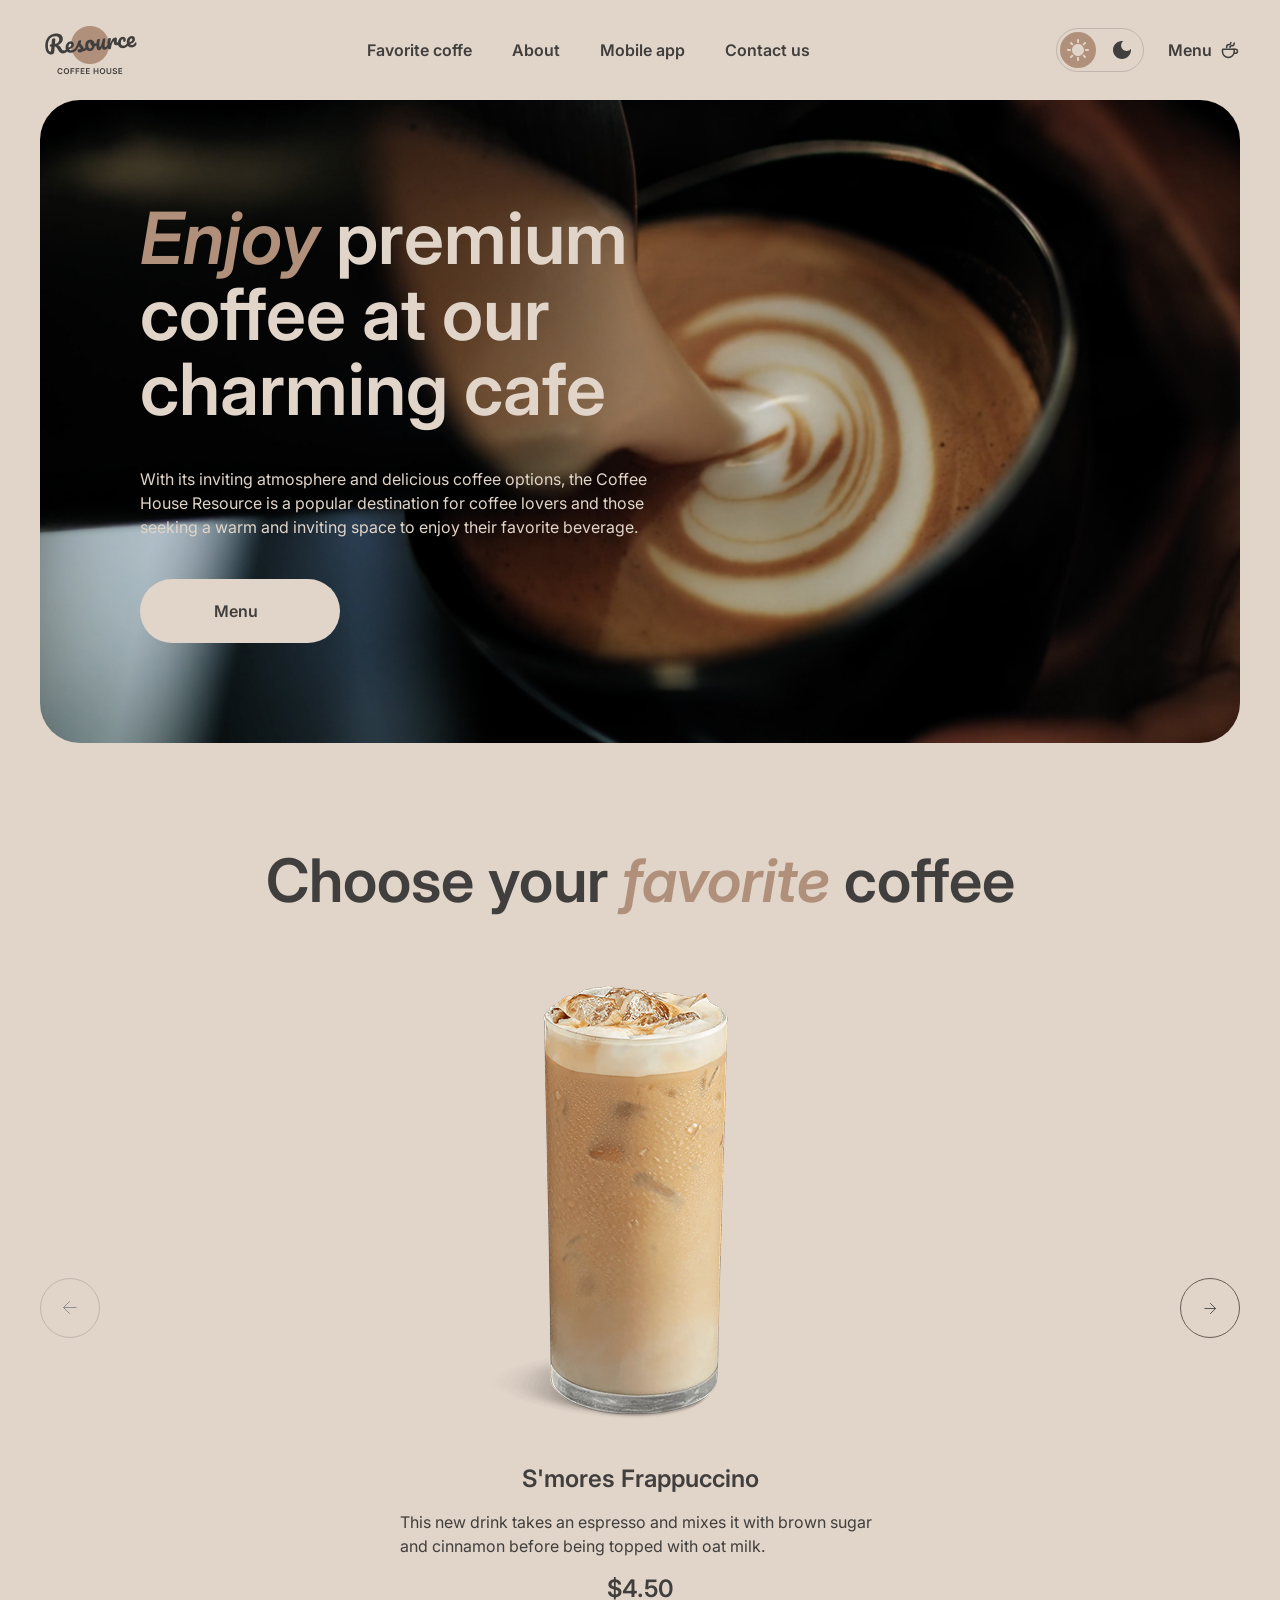
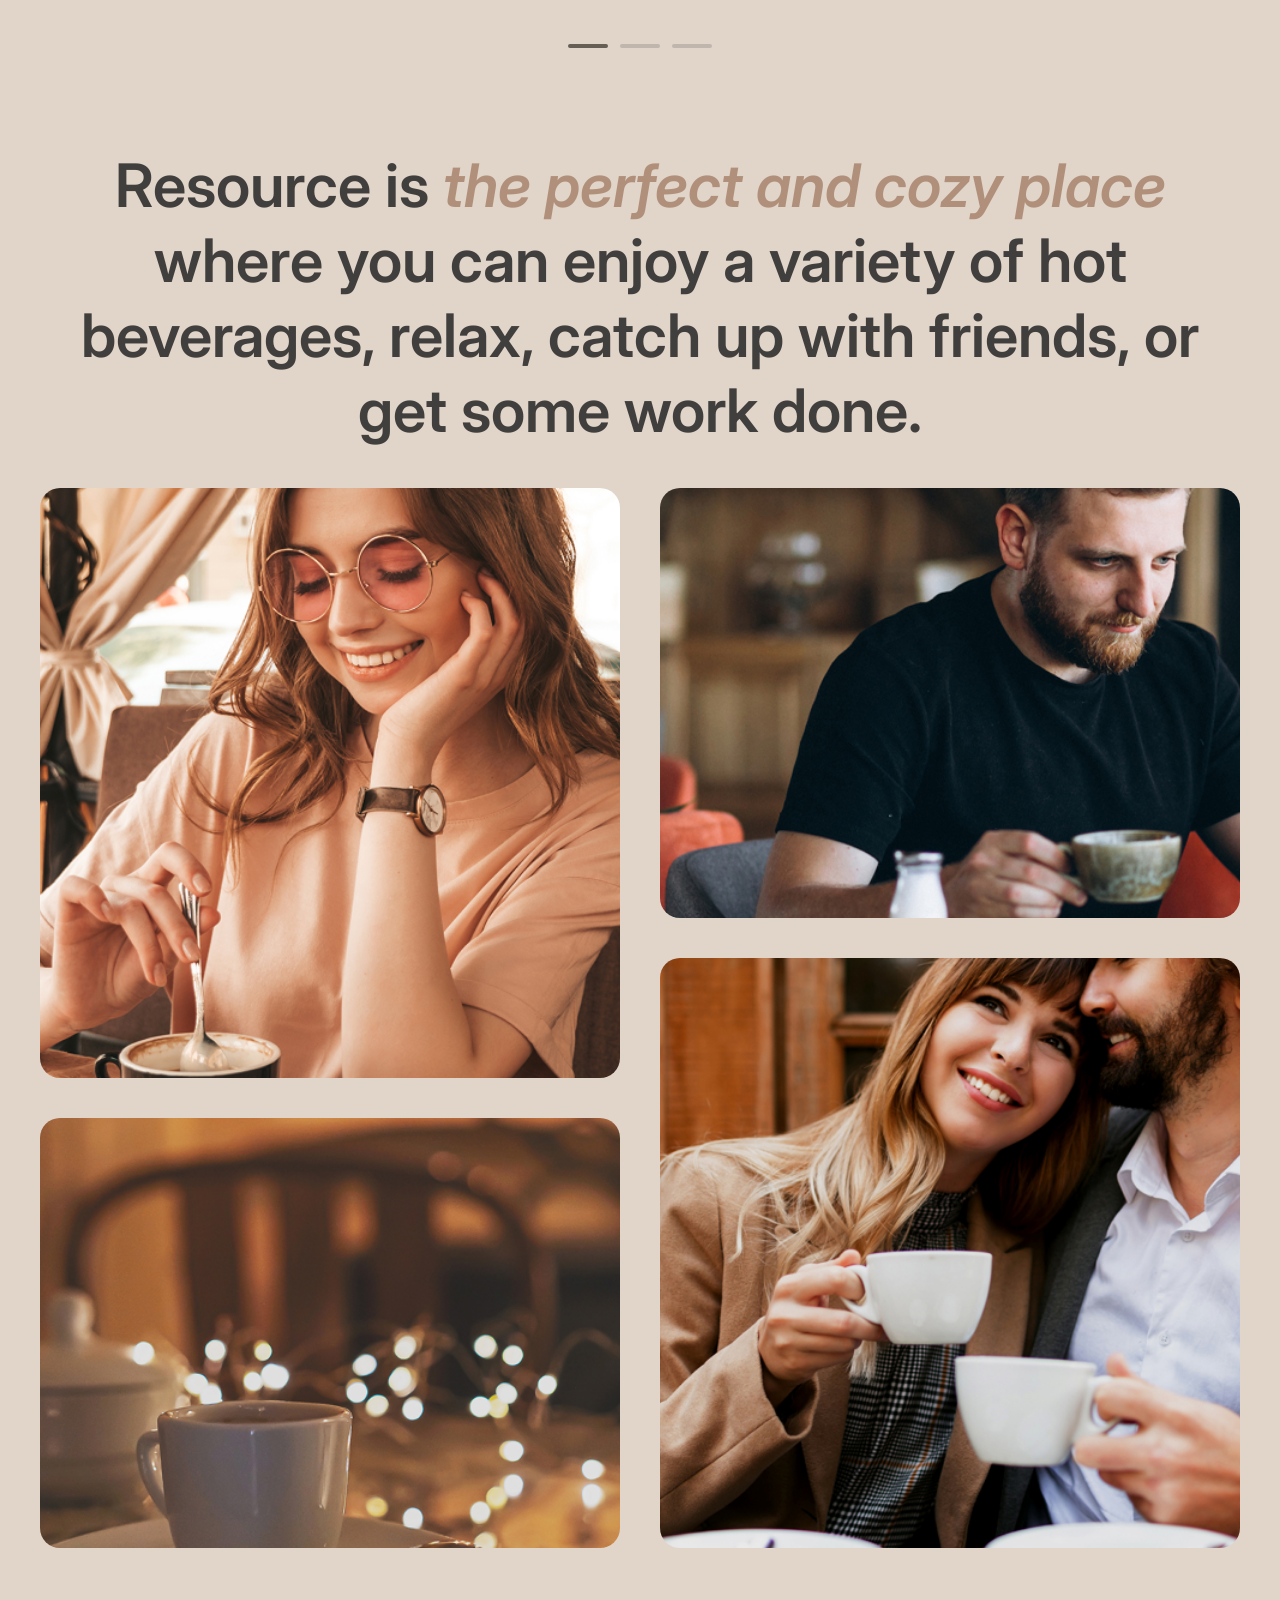
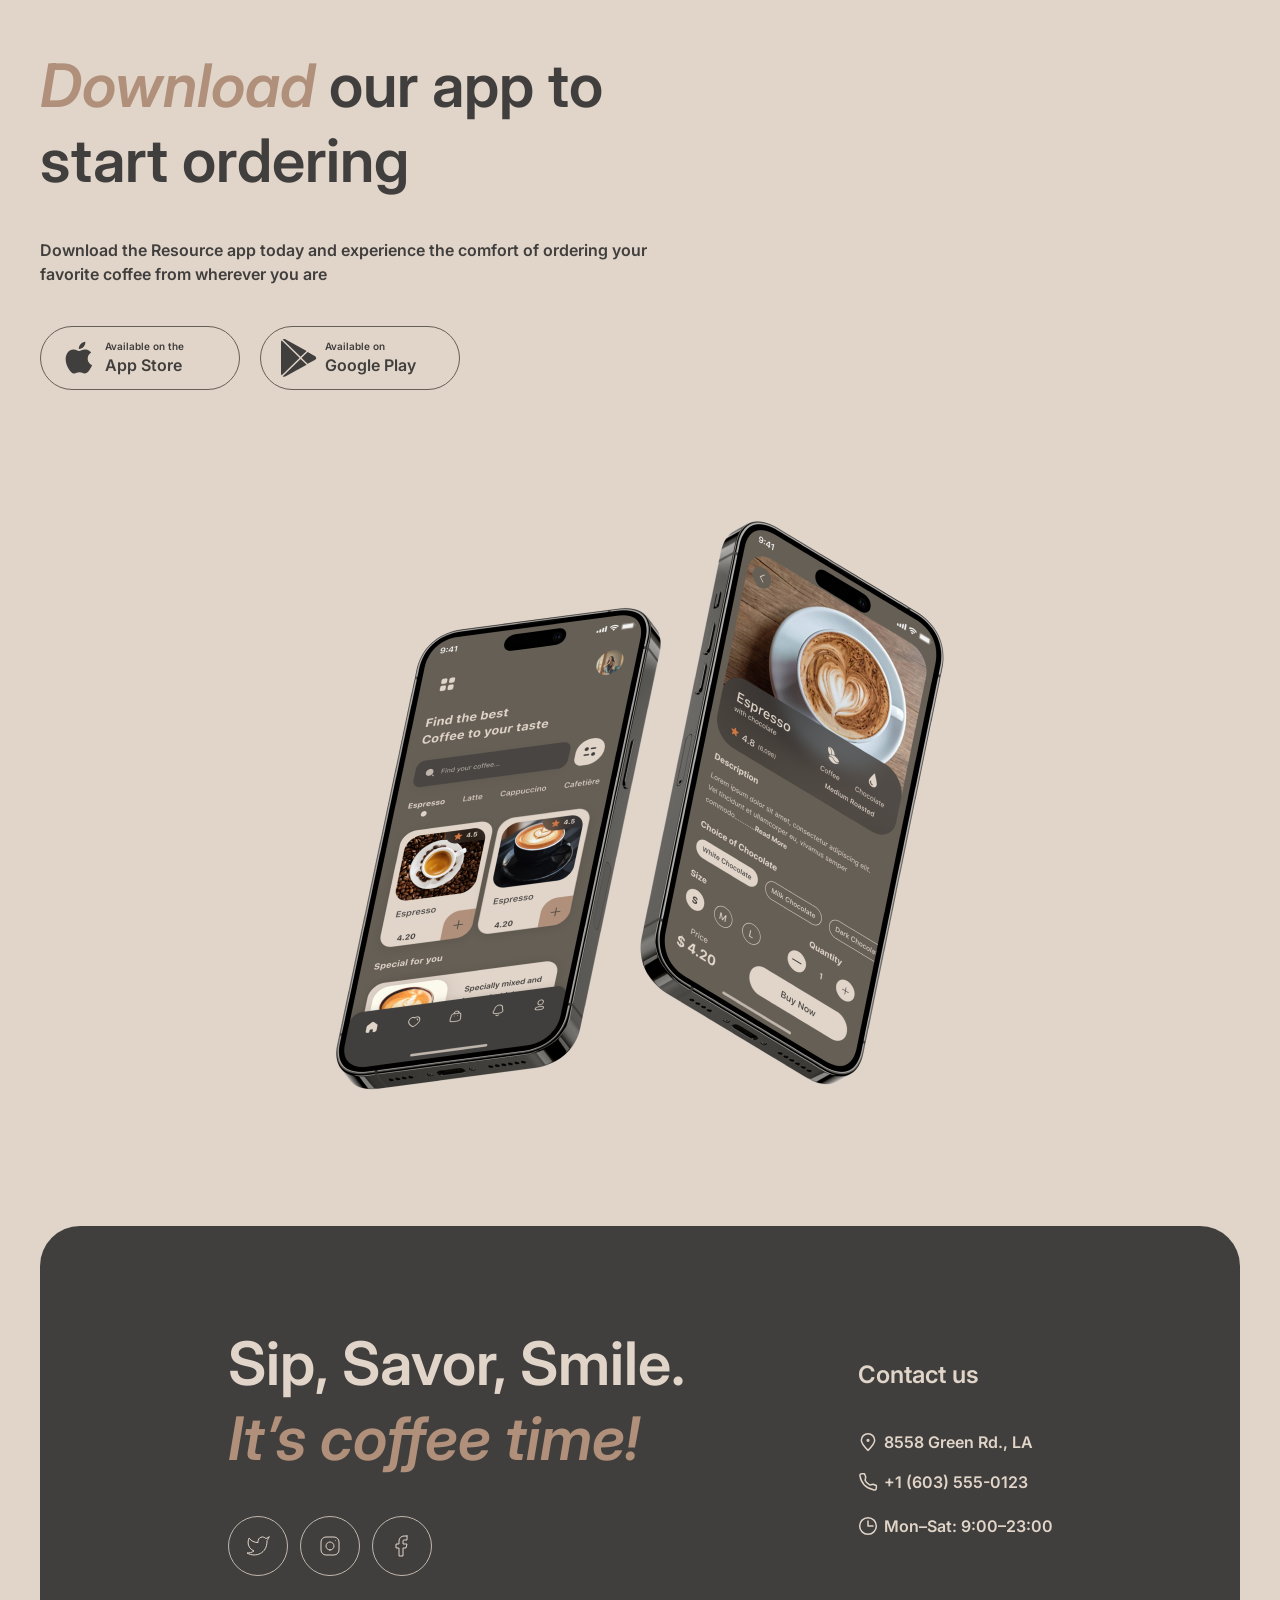
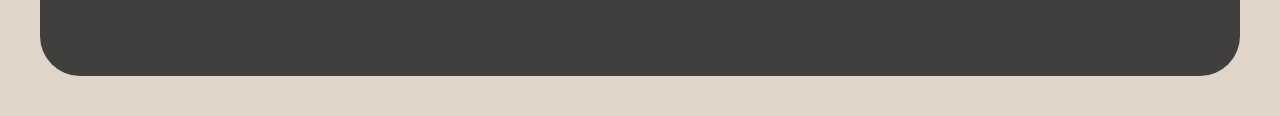
<file: index.html>
<!doctype html>
<html lang="en">
  <head>
    <meta charset="UTF-8" />
    <meta name="viewport" content="width=device-width, initial-scale=1.0" />
    <meta
      name="description"
      content="Coffee House is a cozy place to enjoy freshly brewed coffee and delicious deserts. Explore our menu and find your perfect coffee."
    />
    <link rel="preconnect" href="https://fonts.googleapis.com" />
    <link rel="preconnect" href="https://fonts.gstatic.com" crossorigin />
    <link
      href="https://fonts.googleapis.com/css2?family=Inter:ital,opsz,wght@0,14..32,100..900;1,14..32,100..900&display=swap"
      rel="stylesheet"
    />
    <link rel="stylesheet" href="css/style.css" />
    <link rel="shortcut icon" href="./assets/favicon.png" type="image/x-icon" />
    <title>Coffee House Menu</title>
  </head>
  <body class="light">
    <header class="header">
      <div class="container">
        <nav class="header__nav">
          <a
            href="index.html"
            class="header__logo"
            aria-label="Resource Coffee House Logo"
          ></a>
          <div class="header__menu" id="header-menu">
            <ul class="header__list">
              <li class="header__list-item">
                <a href="#favorite" class="header__link">Favorite coffe</a>
              </li>
              <li class="header__list-item">
                <a href="#about" class="header__link">About</a>
              </li>
              <li class="header__list-item">
                <a href="#app" class="header__link">Mobile app</a>
              </li>
              <li class="header__list-item">
                <a href="#contacts" class="header__link">Contact us</a>
              </li>
            </ul>
            <a href="menu.html" class="header__menu-btn" id="catalog-link">
              Menu
            </a>
          </div>
          <div class="header__toggle" id="theme-switch">
            <button
              class="header__toggle-btn header__toggle-light header__toggle_active"
              id="light"
              aria-label="Light theme"
            ></button>
            <button
              class="header__toggle-btn header__toggle-dark"
              id="dark"
              aria-label="Dark theme"
            ></button>
          </div>
          <button class="header__burger" id="burger-btn" aria-label="Open menu">
            <span class="header__burger-line"></span>
            <span class="header__burger-line"></span>
          </button>
        </nav>
      </div>
    </header>

    <main>
      <section class="hero">
        <div class="container">
          <div class="hero__container">
            <div class="hero__content">
              <h1 class="hero__title">
                <span class="text_accent">Enjoy</span>
                premium coffee at our charming cafe
              </h1>
              <p class="hero__text">
                With its inviting atmosphere and delicious coffee options, the
                Coffee House Resource is a popular destination for coffee lovers
                and those seeking a warm and inviting space to enjoy their
                favorite beverage.
              </p>
              <a href="menu.html" class="hero__btn">Menu</a>
            </div>
          </div>
        </div>
      </section>

      <section class="choose" id="favorite">
        <div class="container">
          <div class="choose__content">
            <h2 class="section__title">
              Choose your
              <span class="text_accent">favorite</span>
              coffee
            </h2>
            <div class="choose__slider slider" id="slider">
              <div class="slider__wrapper">
                <ul class="slider__list"></ul>
                <div class="slider__controls">
                  <button
                    class="slider__controls-item slider__controls-item_active"
                    aria-label="Slide button"
                    data-count="0"
                  >
                    <span></span>
                  </button>
                  <button
                    class="slider__controls-item"
                    aria-label="Slide button"
                    data-count="1"
                  >
                    <span></span>
                  </button>
                  <button
                    class="slider__controls-item"
                    aria-label="Slide button"
                    data-count="2"
                  >
                    <span></span>
                  </button>
                </div>
              </div>
              <div class="slider__buttons" id="slider-btn">
                <button
                  class="slider__btn"
                  aria-label="Prev slide"
                  id="prev-slide-btn"
                ></button>
                <button
                  class="slider__btn"
                  aria-label="Next slide"
                  id="next-slide-btn"
                ></button>
              </div>
            </div>
          </div>
        </div>
      </section>

      <section class="about" id="about">
        <div class="container">
          <h2 class="section__title about__title">
            Resource is
            <span class="text_accent">the perfect and cozy place</span>
            where you can enjoy a variety of hot beverages, relax, catch up with
            friends, or get some work done.
          </h2>
          <ul class="about__gallery">
            <li class="about__gallery-item">
              <img
                src="./assets/images/about/about-1.png"
                alt="Woman with capuccino cup"
                class="about__gallery-img"
              />
            </li>
            <li class="about__gallery-item">
              <img
                src="./assets/images/about/about-2.png"
                alt="coffee cup and lights on background"
                class="about__gallery-img"
              />
            </li>
            <li class="about__gallery-item">
              <img
                src="./assets/images/about/about-3.png"
                alt="Man with a coffee cup"
                class="about__gallery-img"
              />
            </li>
            <li class="about__gallery-item">
              <img
                src="./assets/images/about/about-4.png"
                alt="Couple with tea cups"
                class="about__gallery-img"
              />
            </li>
          </ul>
        </div>
      </section>

      <section class="download" id="app">
        <div class="container">
          <div class="download__container">
            <div class="download__content">
              <h2 class="section__title download__title">
                <span class="text_accent">Download</span>
                our app to start ordering
              </h2>
              <p class="download__text">
                Download the Resource app today and experience the comfort of
                ordering your favorite coffee from wherever you are
              </p>
              <div class="download__buttons">
                <a
                  href="https://www.apple.com/"
                  target="_blank"
                  class="download__btn download__btn_mac"
                  rel="noopener noreferrer"
                >
                  Available on the
                  <span class="download__btn-title">App Store</span>
                </a>
                <a
                  href="https://play.google.com/store"
                  target="_blank"
                  class="download__btn download__btn_google"
                  rel="noopener noreferrer"
                >
                  Available on
                  <span class="download__btn-title">Google Play</span>
                </a>
              </div>
            </div>
            <div class="download__img-wrapper">
              <img
                src="./assets/download-bg.png"
                alt="Two mobile screens with Coffee House App open"
                class="download__img"
              />
            </div>
          </div>
        </div>
      </section>
    </main>

    <footer class="footer" id="contacts">
      <div class="container">
        <div class="footer__content">
          <div class="footer__item">
            <h2 class="footer__title">
              Sip, Savor, Smile.
              <span class="text_accent">It’s coffee time!</span>
            </h2>
            <ul class="footer__social">
              <li class="footer__social-item">
                <a
                  href="https://x.com/"
                  target="_blank"
                  class="footer__social-link"
                  aria-label="Twitter"
                ></a>
              </li>
              <li class="footer__social-item">
                <a
                  href="https://www.instagram.com/"
                  target="_blank"
                  class="footer__social-link"
                  aria-label="Instagram"
                ></a>
              </li>
              <li class="footer__social-item">
                <a
                  href="https://www.facebook.com/"
                  target="_blank"
                  class="footer__social-link"
                  aria-label="Facebook"
                ></a>
              </li>
            </ul>
          </div>
          <div class="footer__item">
            <h3 class="footer__contact-title">Contact us</h3>
            <ul class="footer__contacts-list">
              <li class="footer__contacts-item">
                <a
                  href="https://maps.app.goo.gl/tWDYdVg9bTQP6V7FA"
                  target="_blank"
                  class="footer__contacts-link"
                >
                  8558 Green Rd., LA
                </a>
              </li>
              <li class="footer__contacts-item">
                <a href="tel:+16035550123" class="footer__contacts-link">
                  +1 (603) 555-0123
                </a>
              </li>
              <li class="footer__contacts-item">
                <p class="footer__contacts-link">Mon–Sat: 9:00–23:00</p>
              </li>
            </ul>
          </div>
        </div>
      </div>
    </footer>

    <script type="module" src="./js/script.js"></script>
  </body>
</html>
</file>
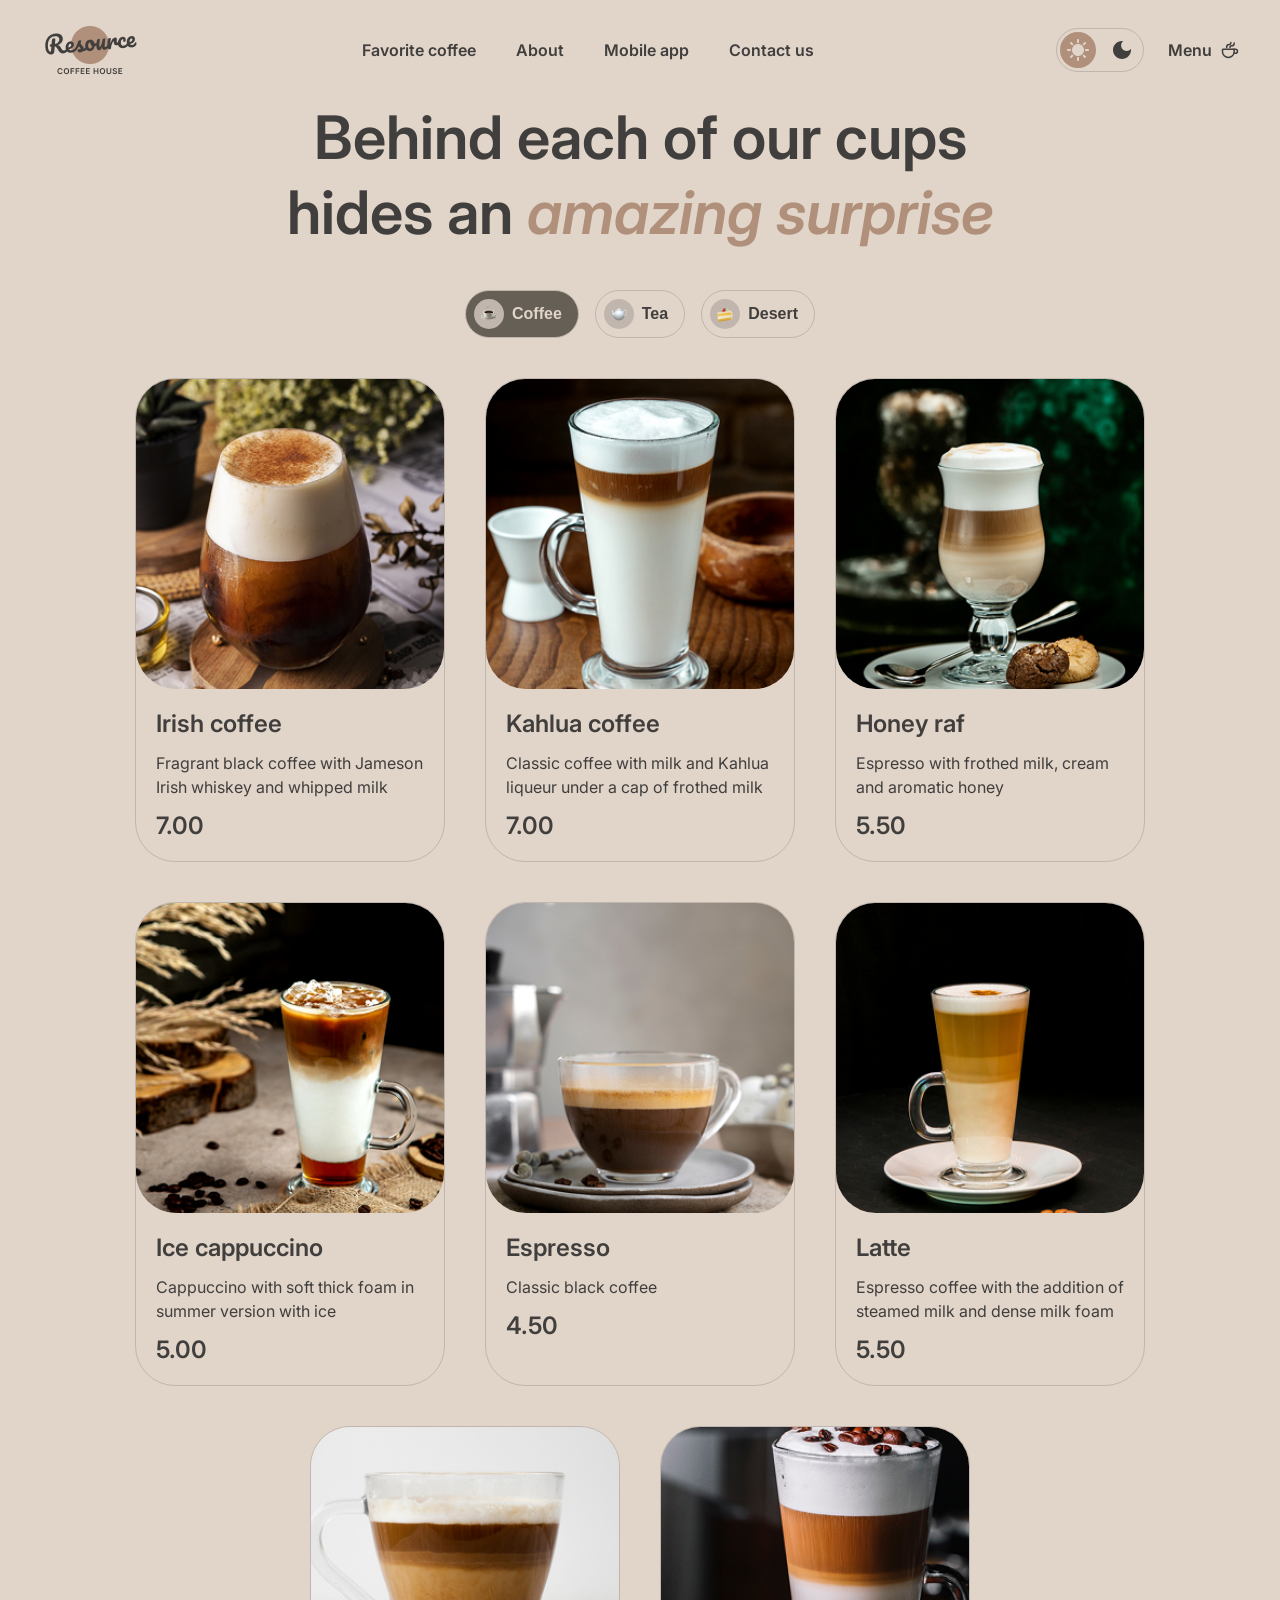
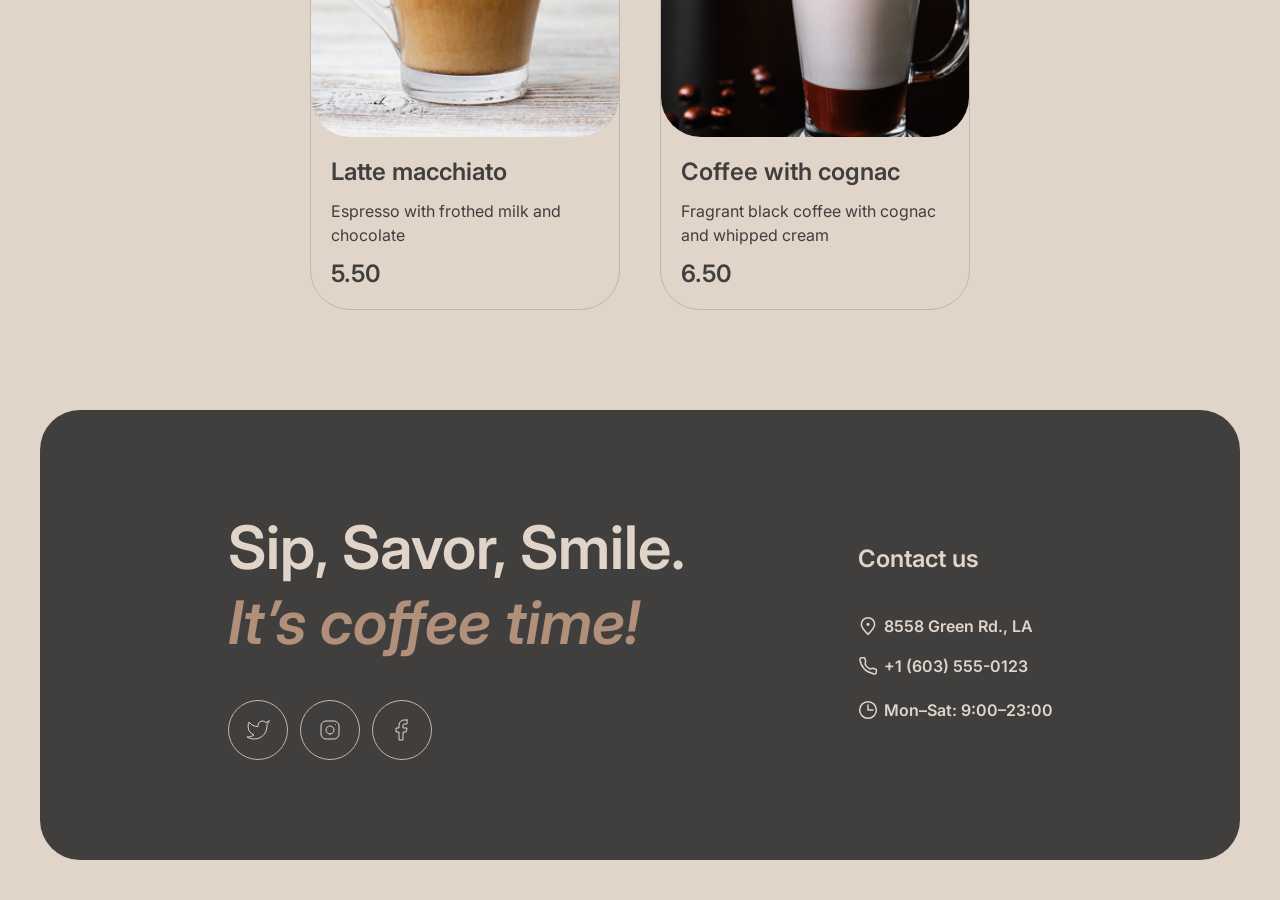
<file: menu.html>
<!doctype html>
<html lang="en">
  <head>
    <meta charset="UTF-8" />
    <meta name="viewport" content="width=device-width, initial-scale=1.0" />
    <meta
      name="description"
      content="Coffee House is a cozy place to enjoy freshly brewed coffee and delicious deserts. Explore our menu and find your perfect coffee."
    />
    <link rel="preconnect" href="https://fonts.googleapis.com" />
    <link rel="preconnect" href="https://fonts.gstatic.com" crossorigin />
    <link
      href="https://fonts.googleapis.com/css2?family=Inter:ital,opsz,wght@0,14..32,100..900;1,14..32,100..900&display=swap"
      rel="stylesheet"
    />
    <link rel="stylesheet" href="css/style.css" />
    <link rel="shortcut icon" href="./assets/favicon.png" type="image/x-icon" />
    <title>Coffee House Menu</title>
  </head>
  <body class="light">
    <header class="header">
      <div class="container">
        <nav class="header__nav">
          <a
            href="index.html"
            class="header__logo"
            aria-label="Resource Coffee House Logo"
          ></a>
          <div class="header__menu" id="header-menu">
            <ul class="header__list">
              <li class="header__list-item">
                <a href="index.html#favorite" class="header__link">
                  Favorite coffee
                </a>
              </li>
              <li class="header__list-item">
                <a href="index.html#about" class="header__link">About</a>
              </li>
              <li class="header__list-item">
                <a href="index.html#app" class="header__link">Mobile app</a>
              </li>
              <li class="header__list-item">
                <a href="#contacts" class="header__link">Contact us</a>
              </li>
            </ul>
            <a href="menu.html" class="header__menu-btn" id="catalog-link">
              Menu
            </a>
          </div>
          <div class="header__toggle" id="theme-switch">
            <button
              class="header__toggle-btn header__toggle-light header__toggle_active"
              id="light"
              aria-label="Light theme"
            ></button>
            <button
              class="header__toggle-btn header__toggle-dark"
              id="dark"
              aria-label="Dark theme"
            ></button>
          </div>
          <button class="header__burger" id="burger-btn" aria-label="Open menu">
            <span class="header__burger-line"></span>
            <span class="header__burger-line"></span>
          </button>
        </nav>
      </div>
    </header>

    <main>
      <section class="tabs">
        <div class="container">
          <div class="tabs__container">
            <div class="tabs__content">
              <h1 class="section__title tabs__title">
                Behind each of our cups hides an
                <span class="text_accent">amazing surprise</span>
              </h1>
              <div class="tabs__buttons" id="tabs-btn-wrapper">
                <button
                  class="tabs__btn tabs__btn_active"
                  id="coffee-btn"
                  data-tab="coffee"
                >
                  <span class="tabs__btn-label"></span>
                  Coffee
                </button>
                <button class="tabs__btn" id="tea-btn" data-tab="tea">
                  <span class="tabs__btn-label"></span>
                  Tea
                </button>
                <button class="tabs__btn" id="desert-btn" data-tab="desert">
                  <span class="tabs__btn-label"></span>
                  Desert
                </button>
              </div>
            </div>
          </div>
          <div class="tabs__wrapper" id="tabs-wrapper">
            <ul class="tabs__list tabs__list_active" id="coffee-tab"></ul>
            <ul class="tabs__list" id="tea-tab"></ul>
            <ul class="tabs__list" id="desert-tab"></ul>
            <button
              class="tabs__refresh-btn"
              id="refresh-btn"
              aria-label="Refresh current tab"
            ></button>
          </div>
        </div>
      </section>
    </main>

    <footer class="footer" id="contacts">
      <div class="container">
        <div class="footer__content">
          <div class="footer__item">
            <h2 class="footer__title">
              Sip, Savor, Smile.
              <span class="text_accent">It’s coffee time!</span>
            </h2>
            <ul class="footer__social">
              <li class="footer__social-item">
                <a
                  href="https://x.com/"
                  target="_blank"
                  class="footer__social-link"
                  aria-label="Twitter"
                ></a>
              </li>
              <li class="footer__social-item">
                <a
                  href="https://www.instagram.com/"
                  target="_blank"
                  class="footer__social-link"
                  aria-label="Instagram"
                ></a>
              </li>
              <li class="footer__social-item">
                <a
                  href="https://www.facebook.com/"
                  target="_blank"
                  class="footer__social-link"
                  aria-label="Facebook"
                ></a>
              </li>
            </ul>
          </div>
          <div class="footer__item">
            <h3 class="footer__contact-title">Contact us</h3>
            <ul class="footer__contacts-list">
              <li class="footer__contacts-item">
                <a
                  href="https://maps.app.goo.gl/tWDYdVg9bTQP6V7FA"
                  target="_blank"
                  class="footer__contacts-link"
                >
                  8558 Green Rd., LA
                </a>
              </li>
              <li class="footer__contacts-item">
                <a href="tel:+16035550123" class="footer__contacts-link">
                  +1 (603) 555-0123
                </a>
              </li>
              <li class="footer__contacts-item">
                <p class="footer__contacts-link">Mon–Sat: 9:00–23:00</p>
              </li>
            </ul>
          </div>
        </div>
      </div>
    </footer>

    <script type="module" src="./js/script.js"></script>
  </body>
</html>
</file>
<file: css/style.css>
:root {
  --light-bg-color: #e1d4c9;
  --dark-bg-color: #292826;
  --light-text-color: #403f3d;
  --dark-text-color: #e1d4c9;
  --text-inverse-color: #e1d4c9;
  --light-border-color: #665f55;
  --dark-border-color: #c1b6ad;
  --light-hover-color: #665f55;
  --dark-hover-color: #403f3d;
  --light-footer-bg: #665f55;
  --dark-footer-bg: #403f3d;
}

* {
  padding: 0;
  margin: 0;
  border: none;
  color: inherit;
  text-decoration: none;
  list-style-type: none;
  box-sizing: border-box;
}

html {
  scroll-behavior: smooth;
}

body {
  --bg-color: var(--light-bg-color);
  --text-color: var(--light-text-color);
  --border-color: var(--light-border-color);
  --hover-color: var(--light-hover-color);
  --footer-bg: var(--light-footer-bg);
  font-family: 'Inter', sans-serif;
  font-weight: 600;
  font-size: 16px;
  line-height: 150%;
  letter-spacing: 0%;
}

.overflow-none {
  overflow-y: hidden;
}

body.light {
  color: var(--light-text-color);
  background: var(--light-bg-color);
  border-color: var(--light-border-color);
}

body.dark {
  --text-color: var(--dark-text-color);
  --bg-color: var(--dark-bg-color);
  --border-color: var(--dark-border-color);
  --hover-color: var(--dark-hover-color);
  --footer-bg: var(--dark-footer-bg);
  color: var(--dark-text-color);
  background-color: var(--dark-bg-color);
  border-color: var(--dark-border-color);
}

button {
  cursor: pointer;
  transition: 0.4s ease-in;
}

.container {
  width: 100%;
  max-width: 1440px;
  padding: 0 40px;
  margin: 0 auto;
}

.text_accent {
  color: #b0907a;
  font-style: italic;
}

.header {
  padding: 20px 0;
}

.header__nav {
  display: flex;
  justify-content: space-between;
  align-items: center;
  gap: 24px;
  position: relative;
}

.header__logo {
  display: block;
  width: 100px;
  height: 60px;
}

.light .header__logo {
  background: url(../assets/logo-light.png) no-repeat center / cover;
}

.dark .header__logo {
  background: url(../assets/logo-dark.png) no-repeat center / cover;
}

.header__logo-img {
  display: block;
  width: 100%;
}

.header__menu {
  flex-grow: 1;
  display: flex;
  align-items: center;
  transition: transform 0.6s ease-in;
}

.header__menu_active {
  gap: 100px;
  transition: transform 0.8s ease-in;
}

.header__list {
  flex-grow: 1;
  display: flex;
  justify-content: center;
  align-items: center;
  gap: 40px;
}

.header__link {
  position: relative;
}

.header__link::after {
  content: '';
  position: absolute;
  bottom: -5px;
  left: 0;
  width: 0;
  height: 2px;
  transition: 0.5s ease-in;
}

.light .header__link::after {
  background: #403f3d;
}

.dark .header__link::after {
  background: #e1d4c9;
}

@media (hover: hover) {
  .header__link:hover::after {
    width: 100%;
  }
}
/*
.header__settings {
  display: flex;
  justify-content: space-between;
  align-items: center;
  gap: 24px;
} */

.header__menu-btn {
  display: block;
  width: 72px;
  font-family: 'Inter', sans-serif;
  font-weight: 600;
  font-size: 16px;
  line-height: 150%;
  letter-spacing: 0%;
  color: inherit;
  text-align: left;
  padding: 2px 0;
  margin-left: 156px;
  position: relative;
}

.light .header__menu-btn {
  background: url(../assets/icons/coffee-cup-light.svg) no-repeat center right /
    20px;
}

.dark .header__menu-btn {
  background: url(../assets/icons/coffee-cup-dark.svg) no-repeat center right /
    20px;
}

.header__menu-btn::after {
  content: '';
  position: absolute;
  bottom: 0;
  left: 0;
  width: 0;
  height: 2px;
  transition: 0.5s ease-in;
}

.light .header__menu-btn::after {
  background: #403f3d;
}

.dark .header__menu-btn::after {
  background: #e1d4c9;
}

@media (hover: hover) {
  .header__menu-btn:hover::after {
    width: 100%;
  }
}

.header__toggle {
  display: flex;
  justify-content: space-between;
  align-items: center;
  gap: 8px;
  width: 88px;
  height: 44px;
  position: absolute;
  right: 96px;
  top: 50%;
  transform: translateY(-50%);
  padding: 3px;
  border: 1px solid var(--dark-border-color);
  border-radius: 25px;
  cursor: pointer;
}

.header__toggle-btn {
  display: block;
  width: 36px;
  height: 36px;
  background: transparent;
  border-radius: 50%;
}

.header__toggle-light {
  background: url(../assets/icons/sun.svg) no-repeat center / 22px;
}

.header__toggle-light.header__toggle_active {
  background: url(../assets/icons/sun-active.svg) no-repeat center / 22px
    #b0907a;
}

@media (hover: hover) {
  .header__toggle-light:hover {
    background: url(../assets/icons/sun-active.svg) no-repeat center / 22px
      var(--light-border-color);
  }
}

.header__toggle-dark {
  background: url(../assets/icons/moon.svg) no-repeat center / 18px;
}

.header__toggle-dark.header__toggle_active {
  background: url(../assets/icons/moon-active.svg) no-repeat center / 18px
    #b0907a;
}

@media (hover: hover) {
  .header__toggle-dark:hover {
    background: url(../assets/icons/moon-active.svg) no-repeat center / 18px
      var(--light-border-color);
  }
}

.header__burger {
  width: 44px;
  height: 44px;
  display: flex;
  flex-direction: column;
  justify-content: center;
  align-items: center;
  gap: 7px;
  border: 1px solid #665f55;
  border-radius: 50%;
  background: transparent;
  display: none;
}

.header__burger-line {
  display: block;
  width: 16px;
  height: 1px;
  background: var(--text-color);
  transition: 0.4s ease-in;
  position: relative;
}

.header__burger_active .header__burger-line:first-of-type {
  animation: openBurger1 1s forwards;
}

.header__burger_active .header__burger-line:last-of-type {
  animation: openBurger2 1s forwards;
}

@keyframes openBurger1 {
  40% {
    transform: translateY(4px);
  }
  100% {
    transform: translateY(4px) rotate(135deg);
  }
}

@keyframes openBurger2 {
  40% {
    transform: translateY(-4px);
  }
  100% {
    transform: translateY(-4px) rotate(-135deg);
  }
}

.hero__container {
  border-radius: 40px;
  padding: 100px;
  background: url(../assets/hero-bg.jpg) no-repeat center / cover;
}

.hero__content {
  width: 530px;
  display: flex;
  flex-direction: column;
  gap: 40px;
}

.hero__title {
  font-weight: 600;
  font-size: 72px;
  line-height: 105%;
  color: var(--dark-text-color);
}

.hero__text {
  font-weight: 400;
  font-size: 16px;
  line-height: 150%;
  color: #e1d4c9;
}

.hero__btn {
  width: 200px;
  height: 64px;
  display: flex;
  justify-content: center;
  align-items: center;
  gap: 8px;
  font-weight: 600;
  font-size: 16px;
  line-height: 150%;
  color: inherit;
  border-radius: 100px;
  background-color: var(--bg-color);
  position: relative;
}

.hero__btn::after {
  content: '';
  width: 0;
  height: 20px;
  transition: 0.3s ease-in;
}

body.light .hero__btn::after {
  background: url(../assets/icons/coffee-cup-light.svg) no-repeat center / 20px;
}

body.dark .hero__btn::after {
  background: url(../assets/icons/coffee-cup-dark.svg) no-repeat center / 20px;
}

@media (hover: hover) {
  .hero__btn:hover::after {
    width: 20px;
  }
}

.choose__content {
  padding: 100px 0 90px;
}

.section__title {
  font-weight: 600;
  font-size: 60px;
  line-height: 125%;
  text-align: center;
  color: var(--text-color);
  margin-bottom: 40px;
}

.slider {
  width: 100%;
  position: relative;
}

.slider__wrapper {
  width: 480px;
  overflow: hidden;
  margin: 0 auto;
}

.slider__list {
  width: fit-content;
  display: flex;
  transition: 0.5s ease-in;
}

.slider__item {
  width: 480px;
  margin-bottom: 30px;
}

.slider__img {
  width: 100%;
  margin-bottom: 20px;
}

.slider__content {
  display: flex;
  flex-direction: column;
  align-items: center;
  gap: 16px;
}

.slider__item-title {
  font-weight: 600;
  font-size: 24px;
  line-height: 125%;
}

.slider__item-text {
  font-weight: 400;
  font-size: 16px;
  line-height: 150%;
}

.slider__item-price {
  font-weight: 600;
  font-size: 24px;
  line-height: 125%;
}

.slider__controls {
  display: flex;
  justify-content: center;
  gap: 12px;
  margin: 0 auto;
}

.slider__controls-item {
  width: 40px;
  padding: 10px 0;
  background: transparent;
  cursor: pointer;
}

.slider__controls-item span {
  display: block;
  width: 100%;
  height: 4px;
  border-radius: 100px;
  transition: 0.3s ease-in;
}

body.light .slider__controls-item span {
  background: var(--dark-border-color);
}

body.dark .slider__controls-item span {
  background: var(--light-border-color);
}

body.light .slider__controls-item_active span {
  background: var(--light-border-color);
}

body.dark .slider__controls-item_active span {
  background: var(--dark-border-color);
}

.slider__buttons {
  position: absolute;
  display: flex;
  justify-content: space-between;
  width: 100%;
  top: 50%;
  transform: translateY(-50%);
}

.slider__btn {
  display: block;
  width: 60px;
  height: 60px;
  border: 1px solid var(--border-color);
  border-radius: 50%;
  transition: 0.4s ease-in;
}

.slider__btn:disabled {
  pointer-events: none;
}

body.light .slider__btn {
  background: url(../assets/icons/arrow-light.svg) no-repeat center / 12px;
}

body.dark .slider__btn {
  background: url(../assets/icons/arrow-dark.svg) no-repeat center / 12px;
}

body.light .slider__btn:disabled {
  background: url(../assets/icons/arrow-disabled-light.svg) no-repeat center /
    14px;
  border-color: var(--dark-border-color);
}

body.dark .slider__btn:disabled {
  background: url(../assets/icons/arrow-disabled-dark.svg) no-repeat center /
    12px;
  border-color: var(--dark-footer-bg);
}

@media (hover: hover) {
  body.light .slider__btn:hover,
  body.dark .slider__btn:hover {
    background: url(../assets/icons/arrow-dark.svg) no-repeat center / 12px
      var(--hover-color);
    border-color: var(--hover-color);
  }
}

.slider__btn:last-of-type {
  transform: rotate(-180deg);
}

.about {
  padding: 0 0 100px;
}

.about__gallery {
  max-width: 100%;
  height: 1060px;
  display: flex;
  flex-direction: column;
  flex-wrap: wrap;
  gap: 40px;
  overflow: hidden;
}

.about__gallery-item {
  max-width: calc((100% - 40px) / 2);
  height: 590px;
  border-radius: 20px;
  overflow: hidden;
}

.about__gallery-item:nth-child(2),
.about__gallery-item:nth-child(3) {
  height: 430px;
}

.about__gallery-img {
  width: 100%;
  height: 100%;
  object-fit: cover;
  transition: 0.4s ease-in-out;
  transform: scale(1.2);
}

@media (hover: hover) {
  .about__gallery-item:hover .about__gallery-img {
    transform: scale(1);
  }
}

@media (max-width: 1290px) {
  .download__container {
    flex-direction: column;
  }

  .download__content {
    align-self: start;
  }
}

.download {
  padding: 0 0 100px;
}

.download__container {
  display: flex;
  justify-content: center;
  align-items: center;
  gap: 100px;
}

.download__content {
  max-width: 630px;
  flex-shrink: 1;
  display: flex;
  flex-direction: column;
  gap: 40px;
}

.download__title {
  text-align: left;
  margin-bottom: 0;
}

.download__img-wrapper {
  width: 630px;
}

.download__img {
  width: 100%;
  height: auto;
}

.download__buttons {
  display: flex;
  gap: 20px;
  flex-wrap: wrap;
}

.download__btn {
  display: block;
  width: 200px;
  padding: 12px 0 12px 64px;
  border-radius: 100px;
  font-style: normal;
  font-weight: 600;
  font-size: 10px;
  line-height: 140%;
  text-align: left;
  border: 1px solid var(--border-color);
  transition: 0.4s ease-in;
}

.download__btn-title {
  display: block;
  font-weight: 600;
  font-size: 16px;
  line-height: 150%;
}

body.light .download__btn_mac {
  background: url(../assets/icons/mac-icon.svg) no-repeat 20px center / 36px;
}

body.light .download__btn_google {
  background: url(../assets/icons/google-icon.svg) no-repeat 20px center / 36px;
}

body.dark .download__btn_mac {
  background: url(../assets/icons/mac-icon-dark.svg) no-repeat 20px center /
    36px;
}

body.dark .download__btn_google {
  background: url(../assets/icons/google-icon-dark.svg) no-repeat 20px center /
    36px;
}

@media (hover: hover) {
  body.light .download__btn_mac:hover,
  body.dark .download__btn_mac:hover {
    background: url(../assets/icons/mac-icon-hover.svg) no-repeat 20px center /
      36px var(--hover-color);
    color: var(--text-inverse-color);
    border-color: var(--hover-color);
  }

  body.light .download__btn_google:hover,
  body.dark .download__btn_google:hover {
    background: url(../assets/icons/google-icon-hover.svg) no-repeat 20px
      center / 36px var(--hover-color);
    color: var(--text-inverse-color);
    border-color: var(--hover-color);
  }
}

.download__img-wrapper {
  flex-shrink: 0;
}

.footer {
}

.footer__content {
  padding: 100px;
  display: flex;
  justify-content: center;
  align-items: center;
  gap: 100px;
  border-radius: 40px;
  background: var(--light-border-color);
  background: #403f3d;
}

@media (max-width: 1100px) {
  .footer__content {
    flex-direction: column;
    align-items: start;
  }
}

.footer__item {
  max-width: 530px;
  display: flex;
  flex-direction: column;
  gap: 40px;
}

.footer__title {
  font-weight: 600;
  font-size: 60px;
  line-height: 125%;
  color: #e1d4c9;
}

.footer__social {
  display: flex;
  gap: 12px;
}

.footer__social-link {
  width: 60px;
  height: 60px;
  display: flex;
  justify-content: center;
  align-items: center;
  border: 1px solid var(--dark-border-color);
  border-radius: 50%;
  transition: 0.4s ease-in;
}

.footer__social-item:nth-of-type(1) .footer__social-link {
  background: url(../assets/icons/twitter.svg) no-repeat center / 24px;
}

.footer__social-item:nth-of-type(2) .footer__social-link {
  background: url(../assets/icons/instagram.svg) no-repeat center / 24px;
}

.footer__social-item:nth-of-type(3) .footer__social-link {
  background: url(../assets/icons/facebook.svg) no-repeat center / 24px;
}

@media (hover: hover) {
  body.light .footer__social-item:nth-of-type(1) .footer__social-link:hover {
    background: url(../assets/icons/twitter-hover.svg) no-repeat center / 24px
      var(--bg-color);
  }

  body.light .footer__social-item:nth-of-type(2) .footer__social-link:hover {
    background: url(../assets/icons/instagram-hover.svg) no-repeat center / 24px
      var(--bg-color);
  }

  body.light .footer__social-item:nth-of-type(3) .footer__social-link:hover {
    background: url(../assets/icons/facebook-hover.svg) no-repeat center / 24px
      var(--bg-color);
  }

  body.dark .footer__social-item:nth-of-type(1) .footer__social-link:hover {
    background: url(../assets/icons/twitter.svg) no-repeat center / 24px
      var(--bg-color);
  }

  body.dark .footer__social-item:nth-of-type(2) .footer__social-link:hover {
    background: url(../assets/icons/instagram.svg) no-repeat center / 24px
      var(--bg-color);
  }

  body.dark .footer__social-item:nth-of-type(3) .footer__social-link:hover {
    background: url(../assets/icons/facebook.svg) no-repeat center / 24px
      var(--bg-color);
  }
}

.footer {
  padding-bottom: 40px;
}

.footer__contact-title {
  font-weight: 600;
  font-size: 24px;
  line-height: 125%;
  color: #e1d4c9;
}

.footer__contacts-list {
  display: flex;
  flex-direction: column;
  gap: 16px;
}

.footer__contacts-link {
  font-weight: 600;
  font-size: 16px;
  line-height: 150%;
  color: #e1d4c9;
  padding: 4px 0 4px 26px;
  position: relative;
}

.footer__contacts-link::after {
  content: '';
  position: absolute;
  bottom: 0;
  left: 0;
  width: 0;
  height: 2px;
  background: var(--light-bg-color);
  transition: 0.4s ease-in;
}

@media (hover: hover) {
  .footer__contacts-link:hover::after {
    width: 100%;
  }
}

.footer__contacts-item:nth-of-type(1) .footer__contacts-link {
  background: url(../assets/icons/pin.svg) no-repeat center left / 20px;
}

.footer__contacts-item:nth-of-type(2) .footer__contacts-link {
  background: url(../assets/icons/phone.svg) no-repeat center left / 20px;
}

.footer__contacts-item:nth-of-type(3) .footer__contacts-link {
  background: url(../assets/icons/clock.svg) no-repeat center left / 20px;
}

.tabs {
  padding-bottom: 100px;
}

.tabs__title {
  max-width: 800px;
  text-align: center;
  margin: 0 auto 40px;
}

.tabs__buttons {
  display: flex;
  justify-content: center;
  gap: 16px;
  flex-wrap: wrap;
  margin-bottom: 40px;
}

.tabs__btn {
  font-weight: 600;
  font-size: 16px;
  line-height: 150%;
  border-radius: 100px;
  border: 1px solid var(--dark-border-color);
  display: flex;
  gap: 8px;
  align-items: center;
  padding: 8px 16px 8px 8px;
  background-color: transparent;
}

.tabs__btn-label {
  display: inline-block;
  width: 30px;
  height: 30px;
  border-radius: 50%;
  background-color: var(--dark-border-color);
  background-repeat: no-repeat;
  background-position: center;
}

.tabs__btn#coffee-btn .tabs__btn-label {
  background-image: url(../assets/icons/coffee.png);
}

.tabs__btn#tea-btn .tabs__btn-label {
  background-image: url(../assets/icons/tea.png);
}

.tabs__btn#desert-btn .tabs__btn-label {
  background-image: url(../assets/icons/desert.png);
}

.tabs__btn_active {
  background: var(--light-border-color);
  color: var(--light-bg-color);
}

@media (hover: hover) {
  .tabs__btn:hover {
    background: var(--light-border-color);
    color: var(--light-bg-color);
  }

  .tabs__btn:hover .tabs__btn-label {
    background-color: var(--bg-color);
  }
}

.tabs__list {
  display: none;
  justify-content: center;
  gap: 40px;
  flex-wrap: wrap;
}

.tabs__list_active {
  display: flex;
}

.tabs__refresh-btn {
  display: none;
  width: 60px;
  height: 60px;
  border-radius: 50%;
  border: 1px solid var(--border-color);
  margin: 40px auto 0;
}

.tabs__refresh-btn_visible {
  display: block;
}

body.light .tabs__refresh-btn {
  background: url(../assets/icons/refresh-light.svg) no-repeat center / 24px
    transparent;
}

body.dark .tabs__refresh-btn {
  background: url(../assets/icons/refresh-dark.svg) no-repeat center / 24px
    transparent;
}

.card {
  width: 310px;
  border: 1px solid var(--dark-border-color);
  border-radius: 40px;
  overflow: hidden;
  cursor: pointer;
}

.card__img-wrapper {
  width: 100%;
  height: 310px;
  border-bottom-left-radius: 40px;
  border-bottom-right-radius: 40px;
  overflow: hidden;
}

.card__img {
  width: 100%;
  height: 100%;
  object-fit: cover;
  transform: scale(1.08);
  transition: 0.4s ease-in;
}

.card:hover .card__img {
  transform: scale(1);
}

.card__title {
  font-weight: 600;
  font-size: 24px;
  line-height: 125%;
}

.card__content {
  width: 310px;
  display: flex;
  flex-direction: column;
  gap: 12px;
  padding: 20px;
}

.card__description {
  font-weight: 400;
  font-size: 16px;
  line-height: 150%;
}

.card__price {
  font-weight: 600;
  font-size: 24px;
  line-height: 125%;
}

.modal {
  position: fixed;
  top: 0;
  left: 0;
  width: 100vw;
  min-height: 100vh;
  height: fit-content;
  display: flex;
  justify-content: center;
  align-items: center;
  z-index: 100;
  background: rgba(64, 63, 61, 0.8);
  overflow-y: auto;
}

.modal__card {
  max-width: 800px;
  display: flex;
  gap: 20px;
  padding: 16px;
  margin: 20px;
  border-radius: 40px;
  overflow: hidden;
}

body.light .modal__card {
  background: var(--light-bg-color);
}

body.dark .modal__card {
  background: var(--light-text-color);
}

.modal__img-wrapper {
  flex: 0 0 310px;
  width: 310px;
  height: 310px;
  border-radius: 40px;
  overflow: hidden;
}

.modal__img {
  width: 100%;
  object-fit: cover;
}

.modal__content {
  display: flex;
  flex-direction: column;
  gap: 20px;
  flex-shrink: 1;
}

.modal__title,
.modal__price {
  font-weight: 600;
  font-size: 24px;
  line-height: 125%;
}

.modal__title {
  margin-bottom: 12px;
}

.modal__fieldset:not(:last-of-type) {
  margin-bottom: 20px;
}

.modal__legend {
  margin-bottom: 8px;
}

.modal__subtitle,
.modal__legend,
.modal__label {
  font-weight: 400;
  font-size: 16px;
  line-height: 150%;
}

.modal__labels-wrapper {
  display: flex;
  gap: 8px;
  flex-wrap: wrap;
}

.modal__label {
  display: flex;
  align-items: center;
  gap: 3px;
  border: 1px solid var(--dark-border-color);
  border-radius: 100px;
  padding: 8px;
  font-weight: 600;
  color: var(--text-color);
  cursor: pointer;
  transition: 0.5s ease-in;
}

body.dark .modal__label {
  border-color: var(--light-border-color);
}

.modal__label input[type='radio'],
input[type='checkbox'] {
  display: none;
}

.modal__label span {
  display: flex;
  justify-content: center;
  align-items: center;
  width: 30px;
  height: 30px;
  text-transform: uppercase;
  border-radius: 50%;
  background: var(--dark-border-color);
  transition: 0.5s ease-in;
}

body.light .modal__label:hover {
  background: #dfc8ab;
}

body.light .modal__label_active,
body.light input[type='checkbox']:checked + label {
  color: var(--dark-text-color);
  background: var(--light-border-color);
}

body.light .modal__label:hover span,
body.light .modal__label_active span,
body.light input[type='checkbox']:checked + label span {
  color: var(--text-color);
  background: var(--dark-border-color);
}

body.dark .modal__label span,
body.dark input[type='checkbox'] + label span {
  background: var(--light-hover-color);
}

body.dark .modal__label:hover {
  background: #6f6144;
}

body.dark .modal__label_active,
body.dark input[type='checkbox']:checked + label {
  background: var(--dark-bg-color);
}

body.dark .modal__label:hover span,
body.dark .modal__label_active span,
body.dark input[type='checkbox']:checked + label span,
body.dark input[type='checkbox']:checked + label:hover span {
  background: var(--dark-hover-color);
}

.modal__price {
  display: flex;
  justify-content: space-between;
}

.modal__alert {
  font-weight: 600;
  font-size: 10px;
  line-height: 140%;
  padding: 12px 12px 12px 24px;
  border-top: 1px solid var(--bg-color);
}

body.dark .modal__alert {
  border-top: 1px solid var(--light-border-color);
  background: url(../assets/icons/info-light.svg) no-repeat 0 12px / 16px;
}

body.dark .modal__alert {
  background: url(../assets/icons/info-dark.svg) no-repeat 0 12px / 16px;
}

.modal__btn {
  display: flex;
  justify-content: center;
  align-items: center;
  padding: 10px 40px;
  background: transparent;
  border: 1px solid var(--border-color);
  border-radius: 100px;
  transition: 0.5s ease-in;
  font-weight: 600;
  font-size: 16px;
  line-height: 150%;
}

body.light .modal__btn:hover {
  color: var(--dark-text-color);
  background: var(--light-border-color);
}

body.dark .modal__btn:hover {
  color: var(--dark-text-color);
  background: var(--light-border-color);
  border-color: var(--light-border-color);
}

@media (max-width: 890px) {
  .header__list {
    gap: 15px;
  }

  .header__link {
    font-size: 15px;
  }

  .header__toggle {
    right: 85px;
  }

  .header__menu-btn {
    margin-left: 120px;
  }
}

@media (max-width: 768px) {
  .container {
    padding: 0 16px;
  }

  .header__burger {
    display: flex;
  }

  .header__menu {
    position: fixed;
    left: 0;
    top: 100px;
    width: 100%;
    height: calc(100vh - 100px);
    flex-direction: column;
    background: var(--bg-color);
    padding: 50px 0;
    transform: translateX(200%);
    overflow-y: auto;
    z-index: 50;
  }

  .header__menu_active {
    transform: translateX(0);
  }

  .header__link,
  .header__menu-btn {
    font-weight: 600;
    font-size: 32px;
    line-height: 125%;
  }

  .header__link {
    text-align: center;
  }

  .header__menu-btn {
    width: 145px;
    margin: 0;
  }

  .light .header__menu-btn {
    background: url(../assets/icons/coffee-cup-light.svg) no-repeat center
      right / 44px;
  }

  .dark .header__menu-btn {
    background: url(../assets/icons/coffee-cup-dark.svg) no-repeat center
      right / 44px;
  }

  .header__list {
    flex-direction: column;
  }
}

@media (max-width: 768px) {
  .about__gallery {
    max-width: 100%;
    height: 1220px;
  }

  .about__gallery-item {
    max-width: 100%;
  }

  .about__gallery-item:nth-child(2),
  .about__gallery-item:nth-child(3) {
    display: none;
  }
}

@media (max-width: 680px) {
  .container {
    padding: 0 16px;
  }

  .hero__container {
    padding: 60px 16px;
  }

  .hero__content {
    max-width: 316px;
  }

  .hero__title {
    font-size: 42px;
    line-height: 115%;
  }

  .section__title,
  .footer__title {
    font-size: 32px;
  }

  .about__title {
    text-align: left;
  }

  .download__container {
    gap: 40px;
  }

  .download__img-wrapper {
    width: 100%;
  }

  .download__title {
    max-width: 270px;
  }

  .footer__title {
    width: 280px;
  }

  .footer__content {
    padding: 60px 16px;
    gap: 40px;
  }
}

@media (max-width: 640px) {
  .modal__img-wrapper {
    display: none;
  }
}

@media (max-width: 630px) {
  .slider__wrapper {
    width: 348px;
  }

  .slider__item {
    width: 348px;
  }
}

@media (max-width: 520px) {
  .header__nav {
    gap: 12px;
  }

  /* .slider__buttons {
    display: none;
  } */
}

@media (max-width: 380px) {
  .hero__content {
    max-width: 260px;
  }
}

@media (max-width: 378px) {
  .container {
    padding: 0 10px;
  }

  .slider__wrapper {
    width: 300px;
  }

  .slider__item {
    width: 300px;
  }
}
</file>
